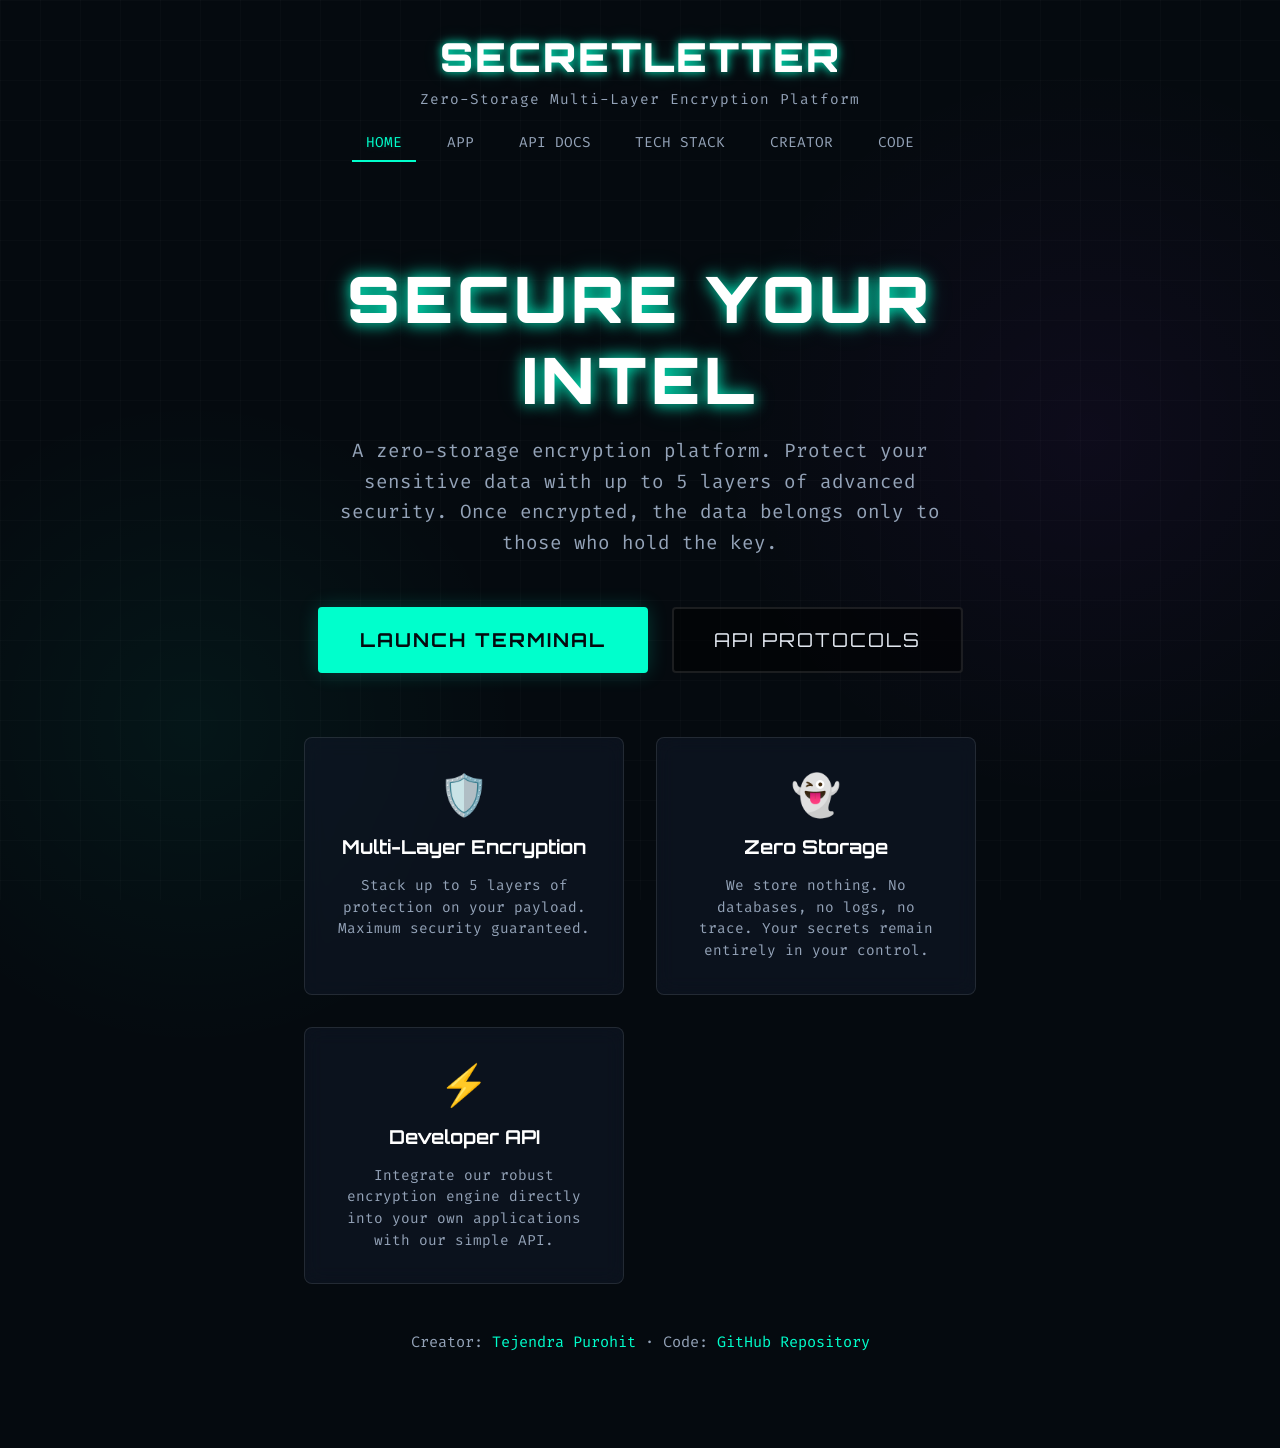
<file: Frontend/Views/index.html>
<!DOCTYPE html>
<html lang="en">
<head>
    <meta charset="UTF-8">
    <meta name="viewport" content="width=device-width, initial-scale=1.0">
    <title>SecretLetter | Secure Messaging</title>
    <link rel="stylesheet" href="css/cyber_style.css">
    <style>
        .hero {
            display: flex;
            flex-direction: column;
            align-items: center;
            justify-content: center;
            text-align: center;
            min-height: 70vh;
            padding: 2rem;
            position: relative;
        }

        .hero-title {
            font-family: var(--font-display);
            font-size: 4rem;
            font-weight: 900;
            color: #fff;
            text-shadow: 0 0 15px var(--neon-green), 0 0 30px var(--neon-green-dim);
            margin-bottom: 1rem;
            letter-spacing: 4px;
            text-transform: uppercase;
        }

        .hero-subtitle {
            font-family: var(--font-mono);
            font-size: 1.2rem;
            color: var(--text-muted);
            max-width: 600px;
            margin-bottom: 3rem;
            line-height: 1.6;
        }

        .cta-container {
            display: flex;
            gap: 1.5rem;
            flex-wrap: wrap;
            justify-content: center;
        }

        .btn-launch {
            display: inline-block;
            padding: 1.2rem 2.5rem;
            font-family: var(--font-display);
            font-size: 1.2rem;
            color: var(--bg-dark);
            background: var(--neon-green);
            text-decoration: none;
            border-radius: 4px;
            font-weight: bold;
            letter-spacing: 2px;
            box-shadow: 0 0 20px var(--neon-green-dim);
            transition: all 0.3s ease;
            position: relative;
            overflow: hidden;
            border: 2px solid var(--neon-green);
        }

        .btn-launch:hover {
            background: transparent;
            color: var(--neon-green);
            box-shadow: 0 0 30px var(--neon-green);
        }

        .btn-docs {
            display: inline-block;
            padding: 1.2rem 2.5rem;
            font-family: var(--font-display);
            font-size: 1.2rem;
            color: var(--text-main);
            background: rgba(0, 0, 0, 0.5);
            text-decoration: none;
            border-radius: 4px;
            letter-spacing: 2px;
            border: 2px solid var(--border-color);
            transition: all 0.3s ease;
        }

        .btn-docs:hover {
            border-color: var(--neon-purple);
            color: var(--neon-purple);
            box-shadow: 0 0 20px var(--neon-purple-dim);
        }

        .features {
            display: grid;
            grid-template-columns: repeat(auto-fit, minmax(250px, 1fr));
            gap: 2rem;
            margin-top: 4rem;
            width: 100%;
        }

        .feature-card {
            background: rgba(16, 24, 39, 0.6);
            border: 1px solid var(--border-color);
            padding: 2rem;
            border-radius: 8px;
            text-align: center;
            backdrop-filter: blur(10px);
            transition: all 0.3s ease;
        }

        .feature-card:hover {
            transform: translateY(-5px);
            border-color: var(--neon-green);
            box-shadow: 0 10px 30px rgba(0, 255, 204, 0.1);
        }

        .feature-icon {
            font-size: 2.5rem;
            margin-bottom: 1rem;
        }

        .feature-title {
            font-family: var(--font-display);
            color: #fff;
            margin-bottom: 1rem;
            font-size: 1.2rem;
        }

        .feature-desc {
            font-family: var(--font-mono);
            color: var(--text-muted);
            font-size: 0.9rem;
            line-height: 1.5;
        }

        .classic-links {
            margin-top: 4rem;
            font-family: var(--font-mono);
            font-size: 0.9rem;
        }
        
        .classic-links a {
            color: var(--text-muted);
            text-decoration: none;
            margin: 0 1rem;
            transition: color 0.3s;
        }

        .classic-links a:hover {
            color: var(--neon-green);
        }

        @media (max-width: 768px) {
            .hero-title {
                font-size: 2.5rem;
            }
        }
    </style>
</head>
<body>
    <header>
        <div class="logo">SecretLetter</div>
        <div class="subtitle">Zero-Storage Multi-Layer Encryption Platform</div>
        <nav class="main-nav">
            <a href="index.html" class="nav-link active">HOME</a>
            <a href="cyber_index.html" class="nav-link">APP</a>
            <a href="api_docs.html" class="nav-link">API DOCS</a>
            <a href="tech_stack.html" class="nav-link">TECH STACK</a>
            <a href="https://www.linkedin.com/in/tejendra-purohit-14b753311/" class="nav-link" target="_blank" rel="noreferrer noopener">CREATOR</a>
            <a href="https://github.com/bluecitydude/SecretLetter_FullCodeStructure" class="nav-link" target="_blank" rel="noreferrer noopener">CODE</a>
        </nav>
    </header>

    <main class="container">
        <div class="hero">
            <h1 class="hero-title">Secure Your Intel</h1>
            <p class="hero-subtitle">
                A  zero-storage encryption platform. Protect your sensitive data with up to 5 layers of advanced  security. Once encrypted, the data belongs only to those who hold the key.
            </p>

            <div class="cta-container">
                <a href="cyber_index.html" class="btn-launch">LAUNCH TERMINAL</a>
                <a href="api_docs.html" class="btn-docs">API PROTOCOLS</a>
            </div>

            <div class="features">
                <div class="feature-card">
                    <div class="feature-icon">🛡️</div>
                    <h3 class="feature-title">Multi-Layer Encryption</h3>
                    <p class="feature-desc">Stack up to 5 layers of  protection on your payload. Maximum security guaranteed.</p>
                </div>
                <div class="feature-card">
                    <div class="feature-icon">👻</div>
                    <h3 class="feature-title">Zero Storage</h3>
                    <p class="feature-desc">We store nothing. No databases, no logs, no trace. Your secrets remain entirely in your control.</p>
                </div>
                <div class="feature-card">
                    <div class="feature-icon">⚡</div>
                    <h3 class="feature-title">Developer API</h3>
                    <p class="feature-desc">Integrate our robust encryption engine directly into your own applications with our simple API.</p>
                </div>
            </div>

            <div class="footer-links">
                <p>
                    Creator: <a href="https://www.linkedin.com/in/tejendra-purohit-14b753311/" target="_blank" rel="noreferrer noopener">Tejendra Purohit</a>
                    · Code: <a href="https://github.com/bluecitydude/SecretLetter_FullCodeStructure" target="_blank" rel="noreferrer noopener">GitHub Repository</a>
                </p>
            </div>
        </div>
    </main>
</body>
</html>
</file>
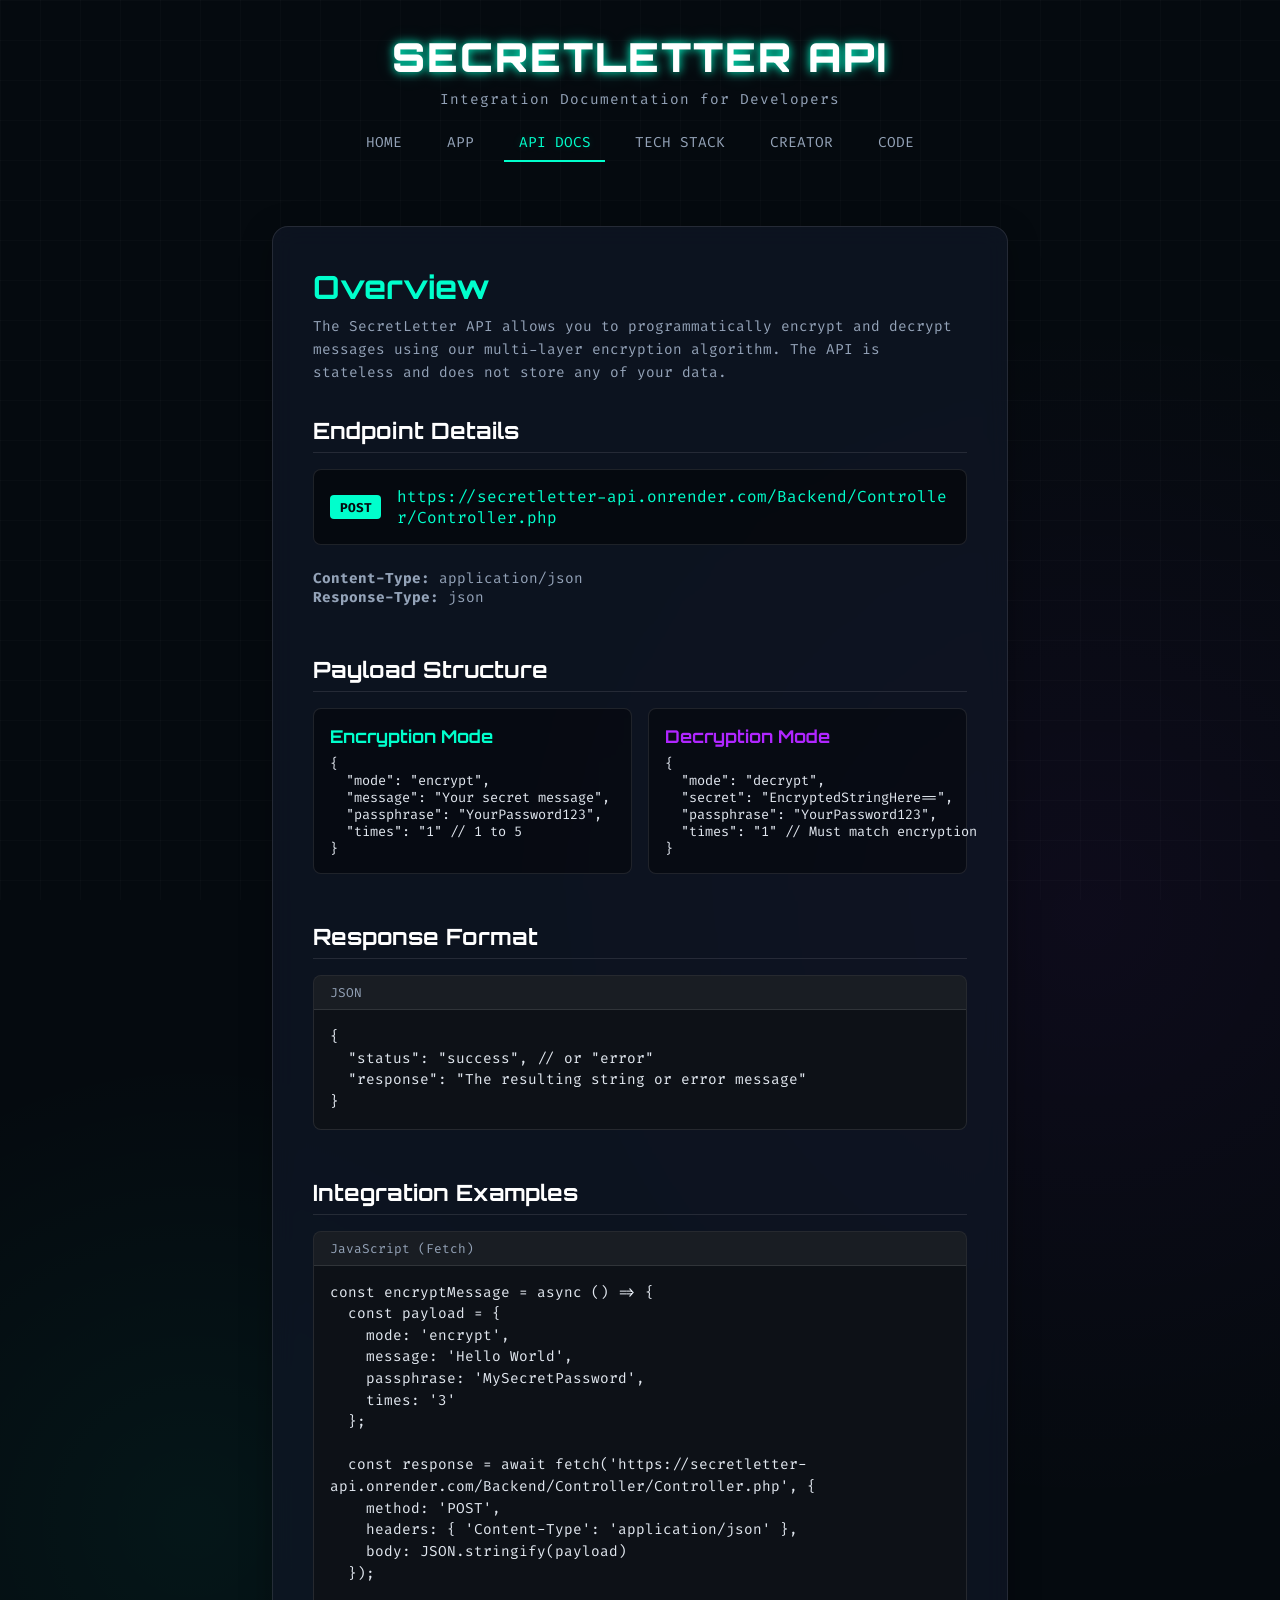
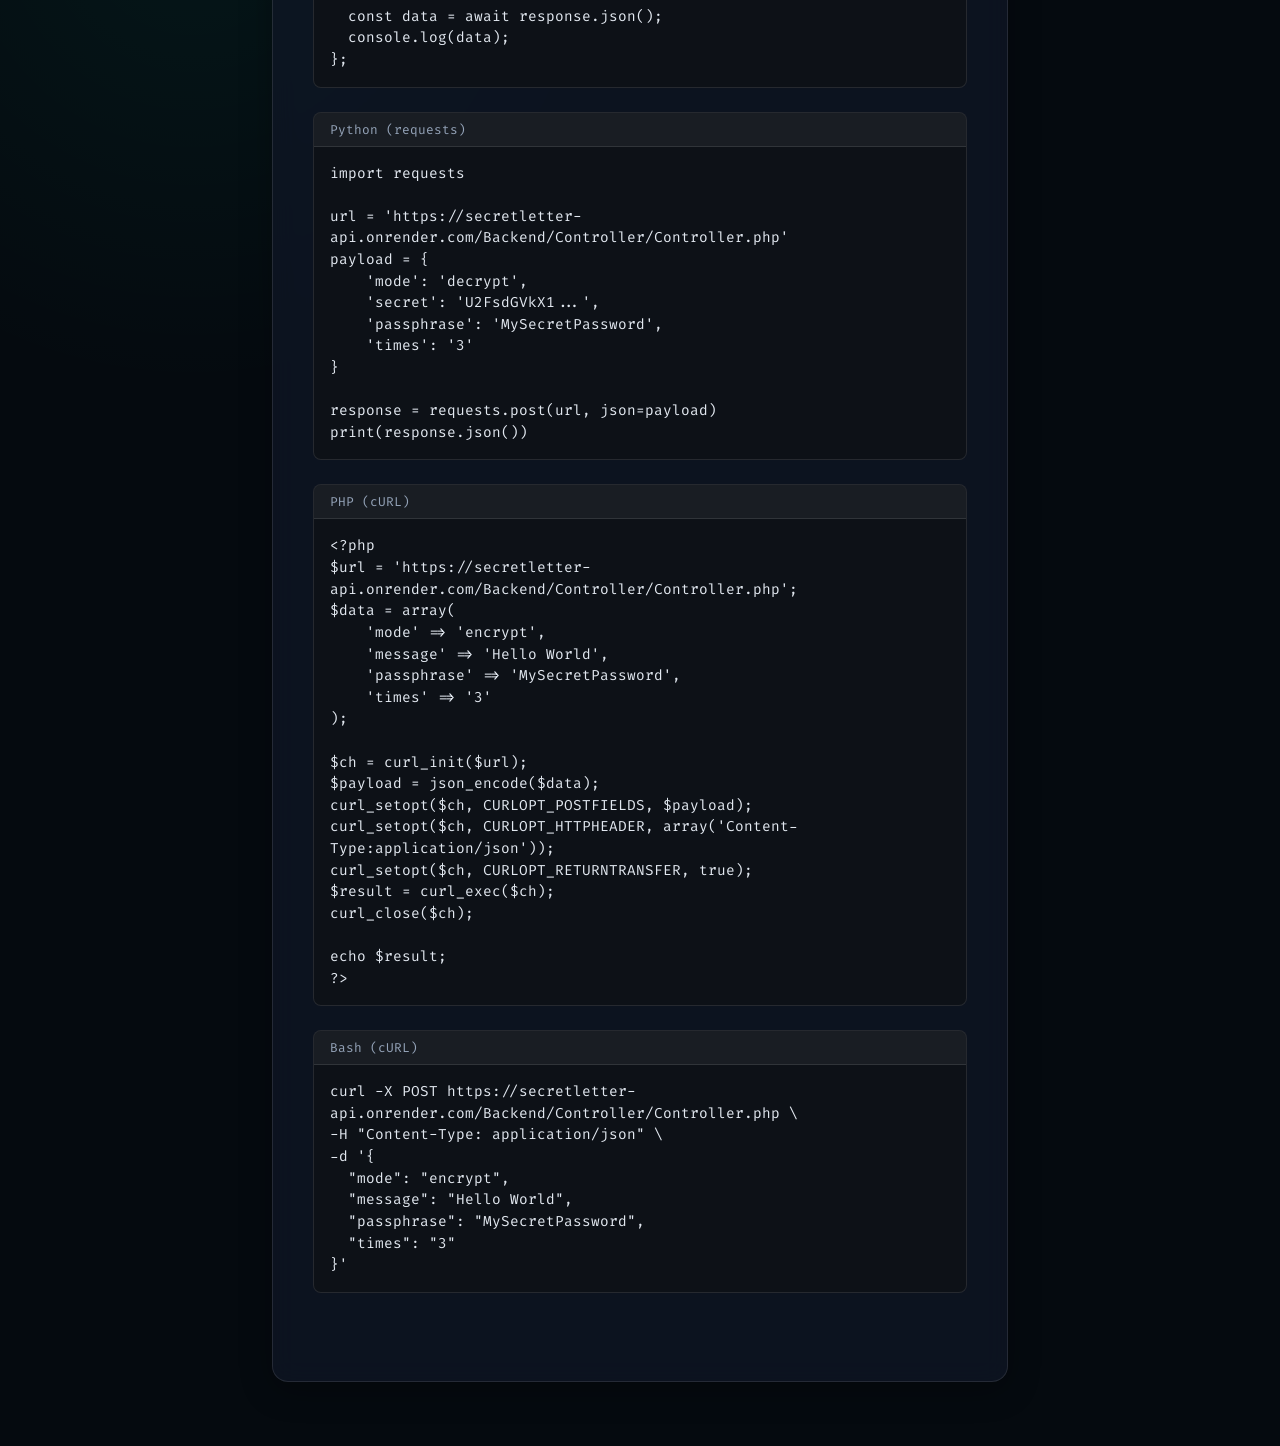
<file: Frontend/Views/api_docs.html>
<!DOCTYPE html>
<html lang="en">
<head>
    <meta charset="UTF-8">
    <meta name="viewport" content="width=device-width, initial-scale=1.0">
    <title>SecretLetter | API Documentation</title>
    <link rel="stylesheet" href="css/cyber_style.css">
</head>
<body>
    <header>
        <div class="logo">SecretLetter API</div>
        <div class="subtitle">Integration Documentation for Developers</div>
        <nav class="main-nav">
            <a href="index.html" class="nav-link">HOME</a>
            <a href="cyber_index.html" class="nav-link">APP</a>
            <a href="api_docs.html" class="nav-link active">API DOCS</a>
            <a href="tech_stack.html" class="nav-link">TECH STACK</a>
            <a href="https://www.linkedin.com/in/tejendra-purohit-14b753311/" class="nav-link" target="_blank" rel="noreferrer noopener">CREATOR</a>
            <a href="https://github.com/bluecitydude/SecretLetter_FullCodeStructure" class="nav-link" target="_blank" rel="noreferrer noopener">CODE</a>
        </nav>
    </header>

    <main class="container">
        <div class="glass-panel">
            <div class="docs-header">
                <h1>Overview</h1>
                <p style="color: var(--text-muted); font-family: var(--font-mono); font-size: 0.9rem; line-height: 1.6;">
                    The SecretLetter API allows you to programmatically encrypt and decrypt messages using our multi-layer encryption algorithm. The API is stateless and does not store any of your data.
                </p>
            </div>

            <div class="docs-section">
                <h2>Endpoint Details</h2>
                <div class="endpoint-box">
                    <span class="method-badge">POST</span>
                    <span class="endpoint-url">https://secretletter-api.onrender.com/Backend/Controller/Controller.php</span>
                </div>
                <p style="color: var(--text-muted); font-family: var(--font-mono); font-size: 0.9rem; margin-bottom: 1rem;">
                    <strong>Content-Type:</strong> application/json<br>
                    <strong>Response-Type:</strong> json
                </p>
            </div>

            <div class="docs-section">
                <h2>Payload Structure</h2>
                <div style="display: flex; gap: 1rem; flex-wrap: wrap;">
                    <div style="flex: 1; min-width: 300px; background: rgba(0,0,0,0.4); padding: 1rem; border-radius: 8px; border: 1px solid var(--border-color);">
                        <h3 style="color: var(--neon-green); font-family: var(--font-display); margin-bottom: 0.5rem; font-size: 1.1rem;">Encryption Mode</h3>
                        <pre style="font-family: var(--font-mono); color: #e2e8f0; font-size: 0.85rem;">{
  "mode": "encrypt",
  "message": "Your secret message",
  "passphrase": "YourPassword123",
  "times": "1" // 1 to 5
}</pre>
                    </div>
                    <div style="flex: 1; min-width: 300px; background: rgba(0,0,0,0.4); padding: 1rem; border-radius: 8px; border: 1px solid var(--border-color);">
                        <h3 style="color: var(--neon-purple); font-family: var(--font-display); margin-bottom: 0.5rem; font-size: 1.1rem;">Decryption Mode</h3>
                        <pre style="font-family: var(--font-mono); color: #e2e8f0; font-size: 0.85rem;">{
  "mode": "decrypt",
  "secret": "EncryptedStringHere==",
  "passphrase": "YourPassword123",
  "times": "1" // Must match encryption
}</pre>
                    </div>
                </div>
            </div>

            <div class="docs-section">
                <h2>Response Format</h2>
                <div class="code-block">
                    <div class="code-header">
                        <span class="code-lang">JSON</span>
                    </div>
                    <div class="code-content">
<pre>{
  "status": "success", // or "error"
  "response": "The resulting string or error message"
}</pre>
                    </div>
                </div>
            </div>

            <div class="docs-section">
                <h2>Integration Examples</h2>
                
                <!-- JavaScript Fetch -->
                <div class="code-block">
                    <div class="code-header">
                        <span class="code-lang">JavaScript (Fetch)</span>
                    </div>
                    <div class="code-content">
<pre>const encryptMessage = async () => {
  const payload = {
    mode: 'encrypt',
    message: 'Hello World',
    passphrase: 'MySecretPassword',
    times: '3'
  };

  const response = await fetch('https://secretletter-api.onrender.com/Backend/Controller/Controller.php', {
    method: 'POST',
    headers: { 'Content-Type': 'application/json' },
    body: JSON.stringify(payload)
  });

  const data = await response.json();
  console.log(data);
};</pre>
                    </div>
                </div>

                <!-- Python Requests -->
                <div class="code-block">
                    <div class="code-header">
                        <span class="code-lang">Python (requests)</span>
                    </div>
                    <div class="code-content">
<pre>import requests

url = 'https://secretletter-api.onrender.com/Backend/Controller/Controller.php'
payload = {
    'mode': 'decrypt',
    'secret': 'U2FsdGVkX1...',
    'passphrase': 'MySecretPassword',
    'times': '3'
}

response = requests.post(url, json=payload)
print(response.json())</pre>
                    </div>
                </div>

                <!-- PHP cURL -->
                <div class="code-block">
                    <div class="code-header">
                        <span class="code-lang">PHP (cURL)</span>
                    </div>
                    <div class="code-content">
<pre>&lt;?php
$url = 'https://secretletter-api.onrender.com/Backend/Controller/Controller.php';
$data = array(
    'mode' => 'encrypt',
    'message' => 'Hello World',
    'passphrase' => 'MySecretPassword',
    'times' => '3'
);

$ch = curl_init($url);
$payload = json_encode($data);
curl_setopt($ch, CURLOPT_POSTFIELDS, $payload);
curl_setopt($ch, CURLOPT_HTTPHEADER, array('Content-Type:application/json'));
curl_setopt($ch, CURLOPT_RETURNTRANSFER, true);
$result = curl_exec($ch);
curl_close($ch);

echo $result;
?&gt;</pre>
                    </div>
                </div>

                <!-- Bash cURL -->
                <div class="code-block">
                    <div class="code-header">
                        <span class="code-lang">Bash (cURL)</span>
                    </div>
                    <div class="code-content">
<pre>curl -X POST https://secretletter-api.onrender.com/Backend/Controller/Controller.php \
-H "Content-Type: application/json" \
-d '{
  "mode": "encrypt",
  "message": "Hello World",
  "passphrase": "MySecretPassword",
  "times": "3"
}'</pre>
                    </div>
                </div>

            </div>
        </div>
    </main>
</body>
</html>
</file>
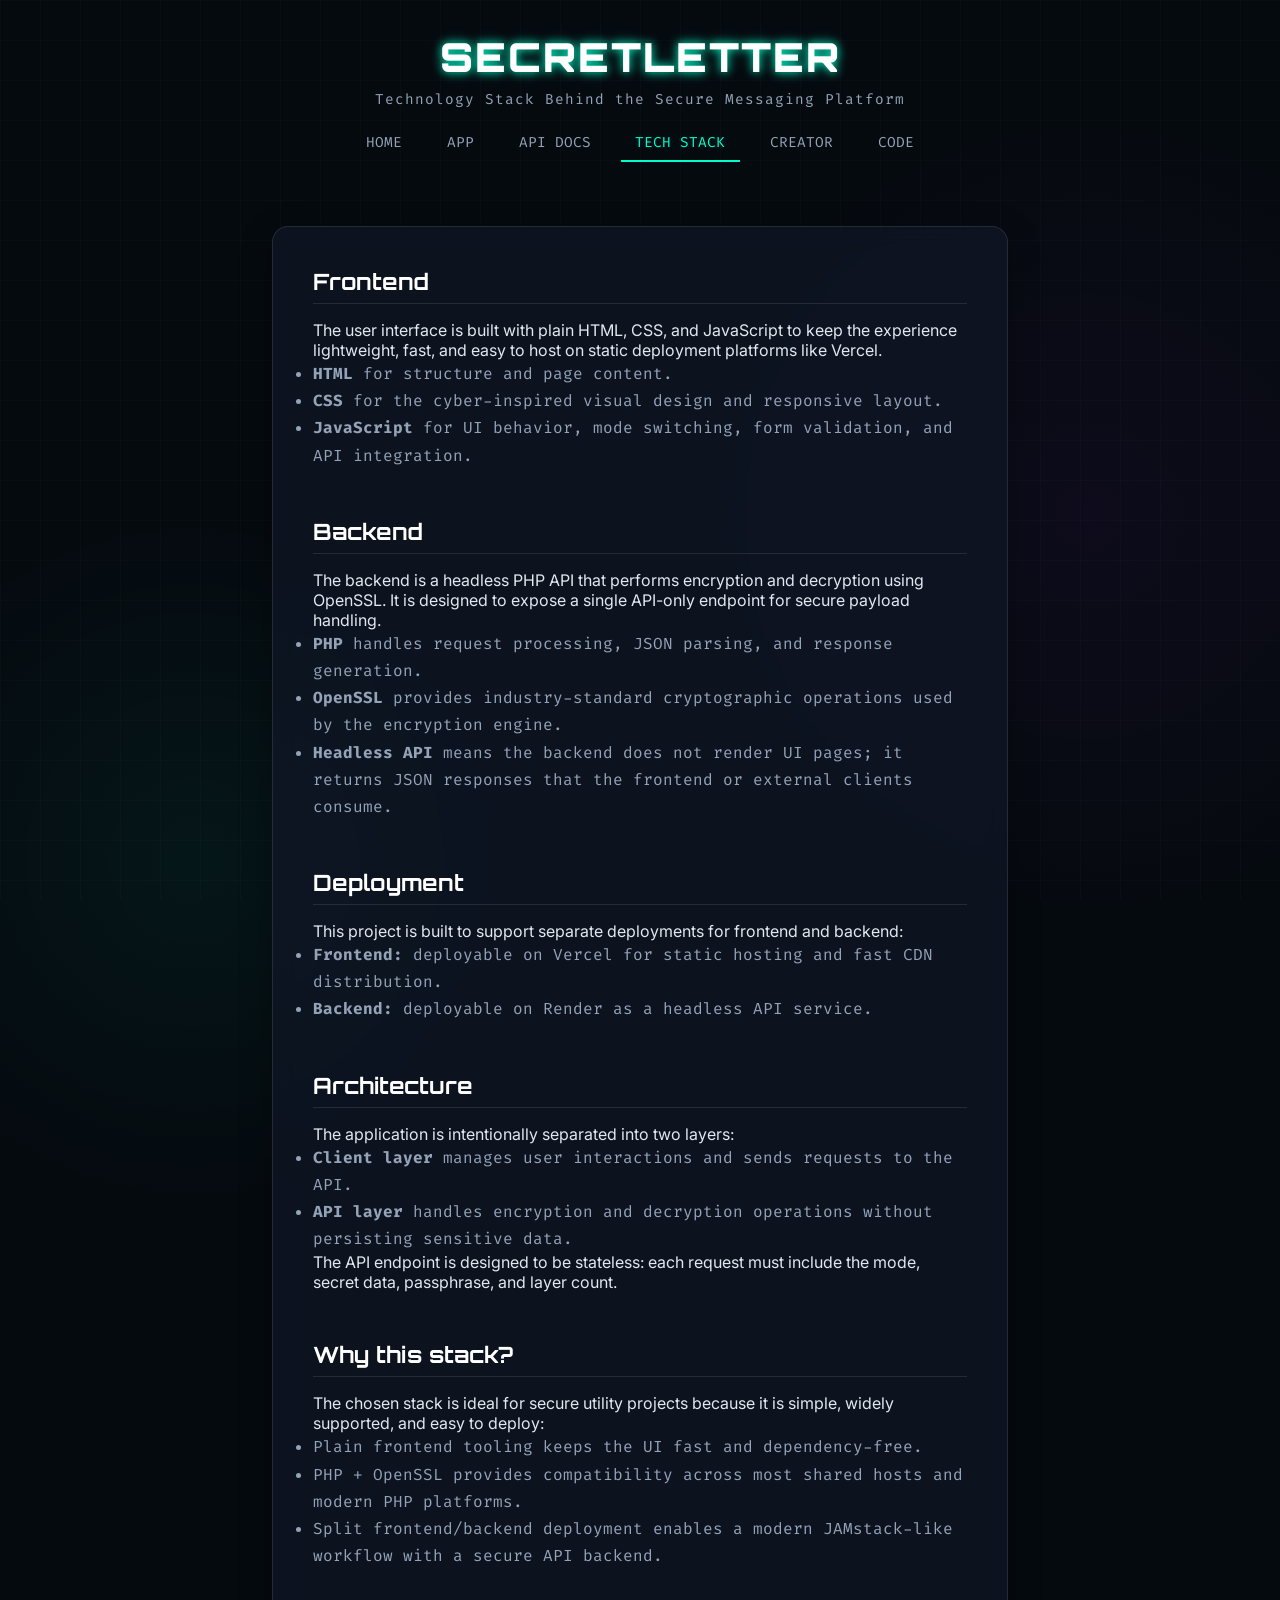
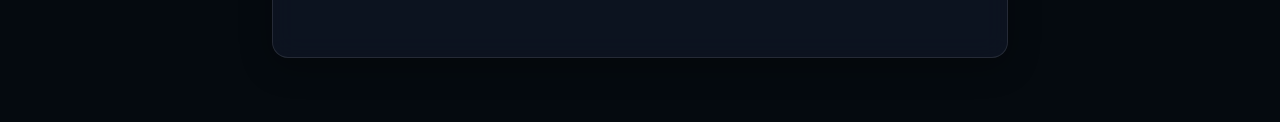
<file: Frontend/Views/tech_stack.html>
<!DOCTYPE html>
<html lang="en">
<head>
    <meta charset="UTF-8">
    <meta name="viewport" content="width=device-width, initial-scale=1.0">
    <title>SecretLetter | Tech Stack</title>
    <link rel="stylesheet" href="css/cyber_style.css">
</head>
<body>
    <header>
        <div class="logo">SecretLetter</div>
        <div class="subtitle">Technology Stack Behind the Secure Messaging Platform</div>
        <nav class="main-nav">
            <a href="index.html" class="nav-link">HOME</a>
            <a href="cyber_index.html" class="nav-link">APP</a>
            <a href="api_docs.html" class="nav-link">API DOCS</a>
            <a href="tech_stack.html" class="nav-link active">TECH STACK</a>
            <a href="https://www.linkedin.com/in/tejendra-purohit-14b753311/" class="nav-link" target="_blank" rel="noreferrer noopener">CREATOR</a>
            <a href="https://github.com/bluecitydude/SecretLetter_FullCodeStructure" class="nav-link" target="_blank" rel="noreferrer noopener">CODE</a>
        </nav>
    </header>

    <main class="container">
        <div class="glass-panel">
            <section class="docs-section">
                <h2>Frontend</h2>
                <p>The user interface is built with plain HTML, CSS, and JavaScript to keep the experience lightweight, fast, and easy to host on static deployment platforms like Vercel.</p>
                <ul style="color: var(--text-muted); font-family: var(--font-mono); line-height: 1.7;">
                    <li><strong>HTML</strong> for structure and page content.</li>
                    <li><strong>CSS</strong> for the cyber-inspired visual design and responsive layout.</li>
                    <li><strong>JavaScript</strong> for UI behavior, mode switching, form validation, and API integration.</li>
                </ul>
            </section>

            <section class="docs-section">
                <h2>Backend</h2>
                <p>The backend is a headless PHP API that performs encryption and decryption using OpenSSL. It is designed to expose a single API-only endpoint for secure payload handling.</p>
                <ul style="color: var(--text-muted); font-family: var(--font-mono); line-height: 1.7;">
                    <li><strong>PHP</strong> handles request processing, JSON parsing, and response generation.</li>
                    <li><strong>OpenSSL</strong> provides industry-standard cryptographic operations used by the encryption engine.</li>
                    <li><strong>Headless API</strong> means the backend does not render UI pages; it returns JSON responses that the frontend or external clients consume.</li>
                </ul>
            </section>

            <section class="docs-section">
                <h2>Deployment</h2>
                <p>This project is built to support separate deployments for frontend and backend:</p>
                <ul style="color: var(--text-muted); font-family: var(--font-mono); line-height: 1.7;">
                    <li><strong>Frontend:</strong> deployable on Vercel for static hosting and fast CDN distribution.</li>
                    <li><strong>Backend:</strong> deployable on Render as a headless API service.</li>
                </ul>
            </section>

            <section class="docs-section">
                <h2>Architecture</h2>
                <p>The application is intentionally separated into two layers:</p>
                <ul style="color: var(--text-muted); font-family: var(--font-mono); line-height: 1.7;">
                    <li><strong>Client layer</strong> manages user interactions and sends requests to the API.</li>
                    <li><strong>API layer</strong> handles encryption and decryption operations without persisting sensitive data.</li>
                </ul>
                <p>The API endpoint is designed to be stateless: each request must include the mode, secret data, passphrase, and layer count.</p>
            </section>

            <section class="docs-section">
                <h2>Why this stack?</h2>
                <p>The chosen stack is ideal for secure utility projects because it is simple, widely supported, and easy to deploy:</p>
                <ul style="color: var(--text-muted); font-family: var(--font-mono); line-height: 1.7;">
                    <li>Plain frontend tooling keeps the UI fast and dependency-free.</li>
                    <li>PHP + OpenSSL provides compatibility across most shared hosts and modern PHP platforms.</li>
                    <li>Split frontend/backend deployment enables a modern JAMstack-like workflow with a secure API backend.</li>
                </ul>
            </section>
        </div>
    </main>
</body>
</html>
</file>
<file: Frontend/Views/css/cyber_style.css>
@import url('https://fonts.googleapis.com/css2?family=Fira+Code:wght@300;400;500;600;700&family=Inter:wght@300;400;500;600;700&family=Orbitron:wght@400;500;700;900&display=swap');

:root {
    --bg-dark: #050a0f;
    --bg-panel: rgba(16, 24, 39, 0.7);
    --neon-green: #00ffcc;
    --neon-green-dim: rgba(0, 255, 204, 0.2);
    --neon-purple: #b026ff;
    --neon-purple-dim: rgba(176, 38, 255, 0.2);
    --neon-red: #ff3366;
    --text-main: #e2e8f0;
    --text-muted: #94a3b8;
    --border-color: rgba(255, 255, 255, 0.1);

    --font-sans: 'Inter', sans-serif;
    --font-mono: 'Fira Code', monospace;
    --font-display: 'Orbitron', sans-serif;
}

* {
    margin: 0;
    padding: 0;
    box-sizing: border-box;
}

body {
    background-color: var(--bg-dark);
    color: var(--text-main);
    font-family: var(--font-sans);
    min-height: 100vh;
    display: flex;
    flex-direction: column;
    overflow-x: hidden;
    position: relative;
    background-image:
        radial-gradient(circle at 15% 50%, rgba(0, 255, 204, 0.05), transparent 25%),
        radial-gradient(circle at 85% 30%, rgba(176, 38, 255, 0.05), transparent 25%);
}

/* Background Grid Overlay */
body::before {
    content: '';
    position: fixed;
    top: 0;
    left: 0;
    width: 100%;
    height: 100%;
    background-image:
        linear-gradient(to right, rgba(255, 255, 255, 0.02) 1px, transparent 1px),
        linear-gradient(to bottom, rgba(255, 255, 255, 0.02) 1px, transparent 1px);
    background-size: 40px 40px;
    z-index: -1;
    pointer-events: none;
}

header {
    padding: 2rem;
    text-align: center;
    position: relative;
}

.logo {
    font-family: var(--font-display);
    font-size: 2.5rem;
    font-weight: 900;
    letter-spacing: 2px;
    color: #fff;
    text-transform: uppercase;
    text-shadow: 0 0 10px var(--neon-green), 0 0 20px var(--neon-green-dim);
    margin-bottom: 0.5rem;
}

.subtitle {
    font-family: var(--font-mono);
    color: var(--text-muted);
    font-size: 0.9rem;
    letter-spacing: 1px;
}

nav.main-nav {
    display: flex;
    justify-content: center;
    flex-wrap: wrap;
    gap: 1rem;
    margin: 1rem auto 2rem;
    padding: 0 1rem;
    max-width: 900px;
}

.nav-link {
    color: var(--text-muted);
    text-decoration: none;
    font-family: var(--font-mono);
    font-size: 0.9rem;
    padding: 0.5rem 0.9rem;
    border-bottom: 2px solid transparent;
    transition: all 0.3s ease;
}

.footer-links {
    margin-top: 3rem;
    text-align: center;
    color: var(--text-muted);
    font-family: var(--font-mono);
    font-size: 0.95rem;
}

.footer-links a {
    color: var(--neon-green);
    text-decoration: none;
}

.footer-links a:hover {
    color: var(--neon-purple);
}

.nav-link:hover,
.nav-link.active {
    color: var(--neon-green);
    border-bottom-color: var(--neon-green);
    text-shadow: 0 0 8px var(--neon-green-dim);
}

.container {
    max-width: 800px;
    margin: 0 auto;
    padding: 0 2rem 4rem;
    flex: 1;
    width: 100%;
}

.glass-panel {
    background: var(--bg-panel);
    backdrop-filter: blur(12px);
    -webkit-backdrop-filter: blur(12px);
    border: 1px solid var(--border-color);
    border-radius: 16px;
    padding: 2.5rem;
    box-shadow: 0 8px 32px 0 rgba(0, 0, 0, 0.3);
    position: relative;
    overflow: hidden;
}

.glass-panel::before {
    content: '';
    position: absolute;
    top: 0;
    left: -100%;
    width: 50%;
    height: 1px;
    background: linear-gradient(90deg, transparent, var(--neon-green), transparent);
    animation: scanline 4s linear infinite;
}

@keyframes scanline {
    0% {
        left: -100%;
    }

    50% {
        left: 100%;
    }

    100% {
        left: 100%;
    }
}

/* Tabs */
.mode-toggle {
    display: flex;
    background: rgba(0, 0, 0, 0.3);
    border-radius: 8px;
    padding: 4px;
    margin-bottom: 2rem;
    border: 1px solid var(--border-color);
}

.mode-btn {
    flex: 1;
    background: transparent;
    border: none;
    color: var(--text-muted);
    padding: 0.75rem;
    font-family: var(--font-display);
    font-size: 1rem;
    cursor: pointer;
    border-radius: 6px;
    transition: all 0.3s ease;
}

.mode-btn.active[data-mode="encrypt"] {
    background: var(--neon-green-dim);
    color: var(--neon-green);
    box-shadow: inset 0 0 10px rgba(0, 255, 204, 0.2);
}

.mode-btn.active[data-mode="decrypt"] {
    background: var(--neon-purple-dim);
    color: var(--neon-purple);
    box-shadow: inset 0 0 10px rgba(176, 38, 255, 0.2);
}

/* Forms */
.form-group {
    margin-bottom: 1.5rem;
}

label {
    display: block;
    margin-bottom: 0.5rem;
    font-family: var(--font-mono);
    font-size: 0.85rem;
    color: var(--text-muted);
}

.input-cyber {
    width: 100%;
    background: rgba(0, 0, 0, 0.4);
    border: 1px solid var(--border-color);
    border-radius: 8px;
    padding: 1rem;
    color: #fff;
    font-family: var(--font-mono);
    font-size: 0.95rem;
    transition: all 0.3s ease;
    resize: vertical;
}

.input-cyber:focus {
    outline: none;
    border-color: var(--neon-green);
    box-shadow: 0 0 15px var(--neon-green-dim);
}

textarea.input-cyber {
    min-height: 120px;
}

.password-field {
    position: relative;
}

.password-field .input-cyber {
    padding-right: 3.5rem;
}

.password-toggle {
    position: absolute;
    top: 50%;
    right: 1rem;
    transform: translateY(-50%);
    background: transparent;
    border: none;
    color: var(--text-muted);
    font-size: 1.1rem;
    cursor: pointer;
    padding: 0.25rem;
}

.password-toggle:hover {
    color: var(--neon-green);
}

/* Slider/Select */
.layers-control {
    display: flex;
    align-items: center;
    gap: 1rem;
}

input[type=range] {
    -webkit-appearance: none;
    width: 100%;
    background: transparent;
}

input[type=range]::-webkit-slider-thumb {
    -webkit-appearance: none;
    height: 20px;
    width: 20px;
    border-radius: 50%;
    background: var(--neon-green);
    cursor: pointer;
    margin-top: -8px;
    box-shadow: 0 0 10px var(--neon-green);
}

input[type=range]::-webkit-slider-runnable-track {
    width: 100%;
    height: 4px;
    cursor: pointer;
    background: rgba(255, 255, 255, 0.1);
    border-radius: 2px;
}

.layers-display {
    font-family: var(--font-display);
    font-size: 1.5rem;
    color: var(--neon-green);
    min-width: 30px;
    text-align: center;
}

/* Action Button */
.btn-cyber {
    width: 100%;
    padding: 1rem;
    border: none;
    border-radius: 8px;
    background: transparent;
    color: var(--neon-green);
    font-family: var(--font-display);
    font-size: 1.2rem;
    letter-spacing: 2px;
    text-transform: uppercase;
    cursor: pointer;
    position: relative;
    overflow: hidden;
    border: 1px solid var(--neon-green);
    transition: all 0.3s ease;
    margin-top: 1rem;
}

.btn-cyber::before {
    content: '';
    position: absolute;
    top: 0;
    left: 0;
    width: 100%;
    height: 100%;
    background: var(--neon-green);
    z-index: -1;
    transform: scaleX(0);
    transform-origin: right;
    transition: transform 0.4s ease;
}

.btn-cyber:hover {
    color: var(--bg-dark);
    box-shadow: 0 0 20px var(--neon-green-dim);
}

.btn-cyber:hover::before {
    transform: scaleX(1);
    transform-origin: left;
}

.btn-cyber.decrypt-mode {
    color: var(--neon-purple);
    border-color: var(--neon-purple);
}

.btn-cyber.decrypt-mode::before {
    background: var(--neon-purple);
}

.btn-cyber.decrypt-mode:hover {
    color: var(--bg-dark);
    box-shadow: 0 0 20px var(--neon-purple-dim);
}

/* Result Area */
.result-container {
    margin-top: 2rem;
    display: none;
    animation: fadeIn 0.5s ease forwards;
}

@keyframes fadeIn {
    from {
        opacity: 0;
        transform: translateY(10px);
    }

    to {
        opacity: 1;
        transform: translateY(0);
    }
}

.result-box {
    position: relative;
}

.result-box textarea {
    background: rgba(0, 255, 204, 0.05);
    border-color: var(--neon-green);
    color: var(--neon-green);
}

.decrypt-mode-active .result-box textarea {
    background: rgba(176, 38, 255, 0.05);
    border-color: var(--neon-purple);
    color: var(--neon-purple);
}

.btn-copy {
    position: absolute;
    bottom: 1rem;
    right: 1rem;
    background: var(--bg-dark);
    border: 1px solid var(--border-color);
    color: var(--text-muted);
    padding: 0.5rem 1rem;
    border-radius: 4px;
    font-family: var(--font-mono);
    font-size: 0.8rem;
    cursor: pointer;
    transition: all 0.2s ease;
    display: flex;
    align-items: center;
    gap: 0.5rem;
}

.btn-copy:hover {
    color: var(--neon-green);
    border-color: var(--neon-green);
}

/* Error/Success Messages */
.status-msg {
    margin-top: 1rem;
    padding: 1rem;
    border-radius: 6px;
    font-family: var(--font-mono);
    font-size: 0.9rem;
    display: none;
}

.status-error {
    background: rgba(255, 51, 102, 0.1);
    border: 1px solid var(--neon-red);
    color: var(--neon-red);
}

/* API Docs Styles */
.docs-header {
    margin-bottom: 2rem;
}

.docs-header h1 {
    font-family: var(--font-display);
    color: var(--neon-green);
    font-size: 2rem;
    margin-bottom: 0.5rem;
}

.docs-section {
    margin-bottom: 3rem;
}

.docs-section h2 {
    font-family: var(--font-display);
    color: #fff;
    margin-bottom: 1rem;
    font-size: 1.4rem;
    border-bottom: 1px solid var(--border-color);
    padding-bottom: 0.5rem;
}

.endpoint-box {
    background: rgba(0, 0, 0, 0.5);
    border: 1px solid var(--border-color);
    border-radius: 8px;
    padding: 1rem;
    display: flex;
    align-items: center;
    gap: 1rem;
    margin-bottom: 1.5rem;
    font-family: var(--font-mono);
}

.method-badge {
    background: var(--neon-green);
    color: var(--bg-dark);
    padding: 0.2rem 0.6rem;
    border-radius: 4px;
    font-weight: bold;
    font-size: 0.8rem;
}

.endpoint-url {
    color: var(--neon-green);
    word-break: break-all;
}

.code-block {
    background: #0d1117;
    border: 1px solid var(--border-color);
    border-radius: 8px;
    overflow: hidden;
    margin-bottom: 1.5rem;
}

.code-header {
    background: rgba(255, 255, 255, 0.05);
    padding: 0.5rem 1rem;
    display: flex;
    justify-content: space-between;
    align-items: center;
    border-bottom: 1px solid var(--border-color);
}

.code-lang {
    font-family: var(--font-mono);
    font-size: 0.8rem;
    color: var(--text-muted);
}

.code-content {
    padding: 1rem;
    overflow-x: auto;
}

.code-content pre {
    margin: 0;
    font-family: var(--font-mono);
    font-size: 0.9rem;
    color: #e2e8f0;
    line-height: 1.5;
    white-space: pre-wrap;
    word-break: break-word;
}

.code-block {
    overflow-x: hidden;
}

/* Loader */
.loader-overlay {
    position: absolute;
    top: 0;
    left: 0;
    width: 100%;
    height: 100%;
    background: rgba(5, 10, 15, 0.8);
    backdrop-filter: blur(4px);
    display: flex;
    justify-content: center;
    align-items: center;
    border-radius: 16px;
    z-index: 10;
    opacity: 0;
    pointer-events: none;
    transition: opacity 0.3s ease;
}

.loader-overlay.active {
    opacity: 1;
    pointer-events: all;
}

.cyber-loader {
    font-family: var(--font-mono);
    color: var(--neon-green);
    font-size: 1.2rem;
    text-align: center;
}

.cyber-loader::after {
    content: '...';
    animation: dots 1.5s infinite steps(4, end);
}

@keyframes dots {

    0%,
    20% {
        content: '';
    }

    40% {
        content: '.';
    }

    60% {
        content: '..';
    }

    80%,
    100% {
        content: '...';
    }
}

@media (max-width: 900px) {
    .container {
        padding: 0 1.5rem 3rem;
    }

    .cta-container {
        flex-direction: column;
        align-items: center;
    }

    .feature-card {
        min-width: 100%;
    }
}

@media (max-width: 600px) {
    .glass-panel {
        padding: 1.5rem;
    }

    .logo {
        font-size: 2rem;
    }

    .hero-title {
        font-size: 2.2rem;
    }

    .hero-subtitle {
        font-size: 1rem;
    }

    .nav-link {
        padding: 0.5rem 0.75rem;
        font-size: 0.85rem;
    }
}
</file>
